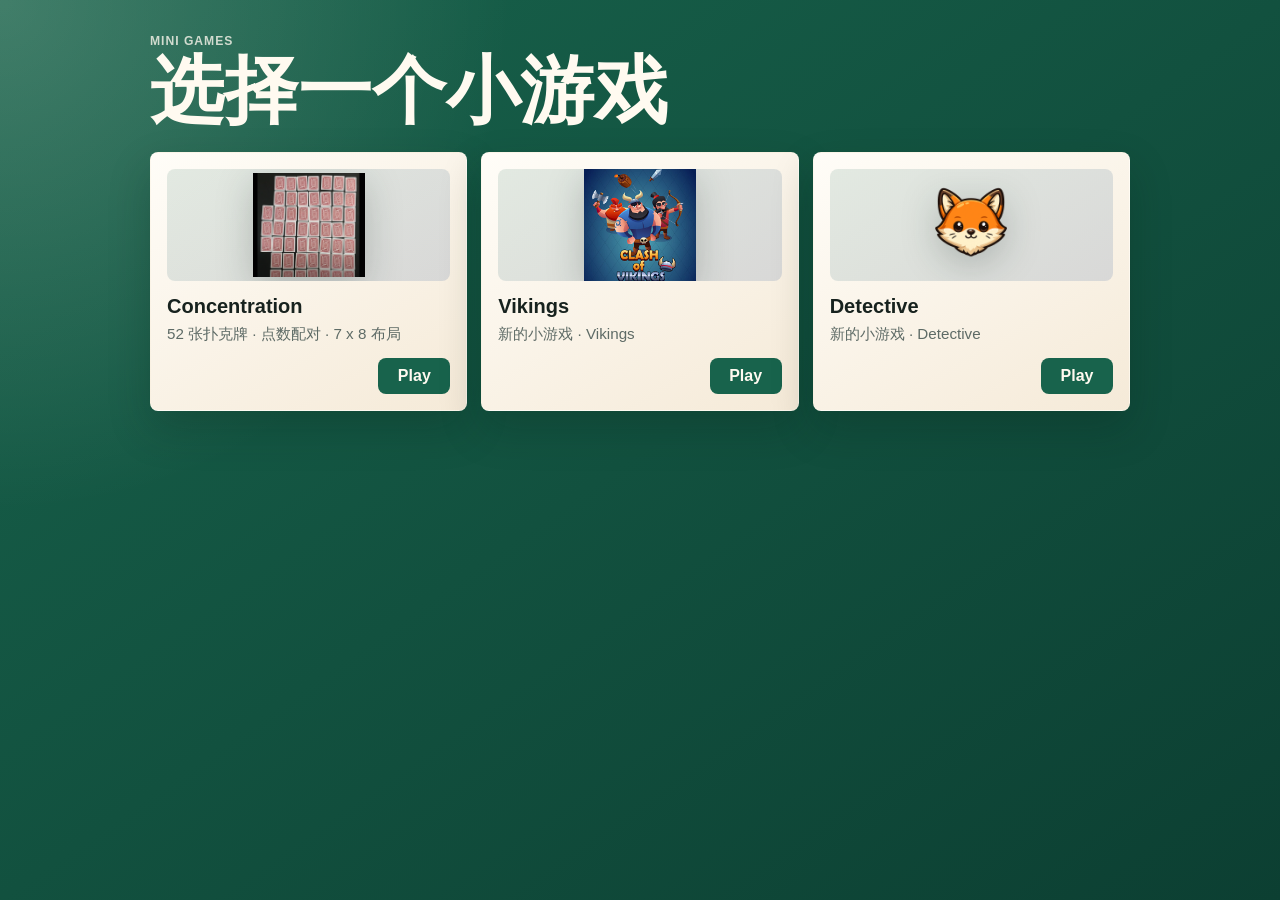
<file: index.html>
<!doctype html>
<html lang="zh-CN">
  <head>
    <meta charset="utf-8">
    <meta name="viewport" content="width=device-width, initial-scale=1">
    <title>Mini Game Arcade</title>
    <link rel="stylesheet" href="styles.css">
  </head>
  <body>
    <main class="arcade-shell">
      <header class="hero" aria-label="Mini game selection">
        <p class="eyebrow">Mini Games</p>
        <h1>&#36873;&#25321;&#19968;&#20010;&#23567;&#28216;&#25103;</h1>
      </header>

      <section class="game-grid" aria-label="Available games">
        <a class="game-card concentration-card" href="games/concentration/index.html">
          <span class="game-icon-preview" aria-hidden="true">
            <img src="games/concentration/icon.png" alt="">
          </span>
          <span class="game-copy">
            <span class="game-title">Concentration</span>
            <span class="game-meta">52 &#24352;&#25169;&#20811;&#29260; &middot; &#28857;&#25968;&#37197;&#23545; &middot; 7 x 8 &#24067;&#23616;</span>
          </span>
          <span class="play-label">Play</span>
        </a>

        <a class="game-card vikings-card" href="games/vikings/index.html">
          <span class="game-icon-preview" aria-hidden="true">
            <img src="games/vikings/icon.png" alt="">
          </span>
          <span class="game-copy">
            <span class="game-title">Vikings</span>
            <span class="game-meta">&#26032;&#30340;&#23567;&#28216;&#25103; &middot; Vikings</span>
          </span>
          <span class="play-label">Play</span>
        </a>

        <a class="game-card detective-card" href="games/detective/index.html">
          <span class="game-icon-preview" aria-hidden="true">
            <img src="games/detective/icon.png" alt="">
          </span>
          <span class="game-copy">
            <span class="game-title">Detective</span>
            <span class="game-meta">&#26032;&#30340;&#23567;&#28216;&#25103; &middot; Detective</span>
          </span>
          <span class="play-label">Play</span>
        </a>
      </section>
    </main>
  </body>
</html>
</file>
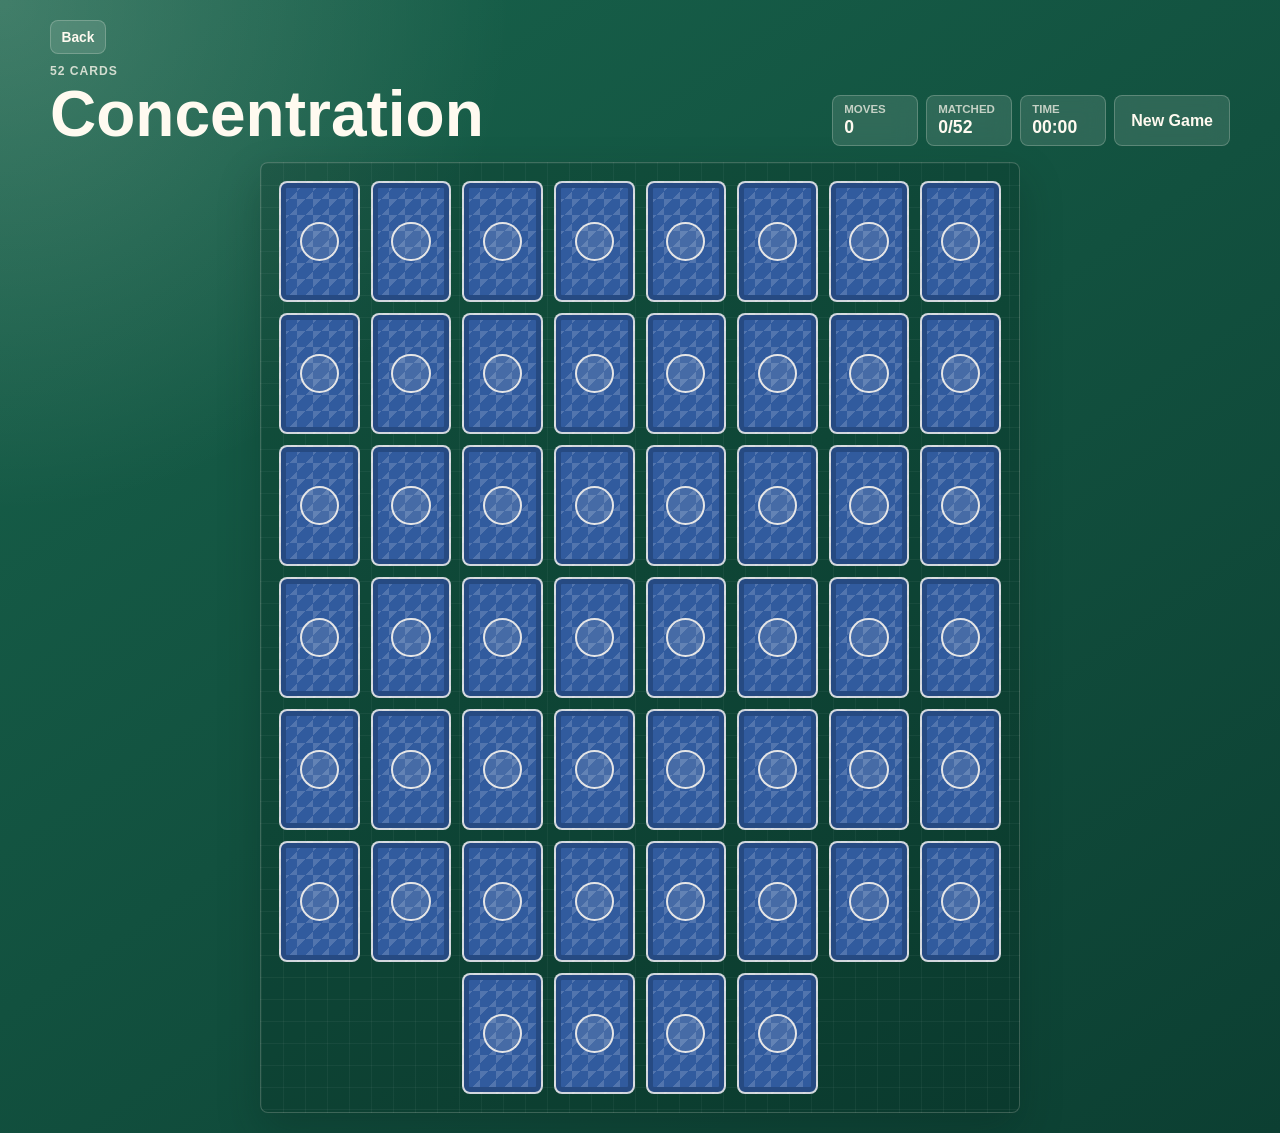
<file: games/concentration/index.html>
<!doctype html>
<html lang="zh-CN">
  <head>
    <meta charset="utf-8">
    <meta name="viewport" content="width=device-width, initial-scale=1">
    <title>Concentration</title>
    <link rel="stylesheet" href="styles.css">
  </head>
  <body>
    <main class="game-shell">
      <header class="topbar" aria-label="Game status">
        <div>
          <a class="back-link" href="../../index.html" aria-label="Back to game selection">Back</a>
          <p class="eyebrow">52 Cards</p>
          <h1>Concentration</h1>
        </div>
        <div class="stats" aria-live="polite">
          <div class="stat">
            <span class="stat-label">Moves</span>
            <strong id="moves">0</strong>
          </div>
          <div class="stat">
            <span class="stat-label">Matched</span>
            <strong id="matched">0/52</strong>
          </div>
          <div class="stat">
            <span class="stat-label">Time</span>
            <strong id="timer">00:00</strong>
          </div>
          <button class="reset-button" id="resetButton" type="button" aria-label="Start a new game">
            New Game
          </button>
        </div>
      </header>

      <section class="board-wrap" aria-label="Concentration card board">
        <div class="board" id="board"></div>
      </section>

      <dialog class="win-dialog" id="winDialog" aria-labelledby="winTitle">
        <div class="dialog-content">
          <p class="eyebrow">Victory</p>
          <h2 id="winTitle">All cards matched</h2>
          <p id="winSummary"></p>
          <button class="reset-button" id="dialogResetButton" type="button">Play Again</button>
        </div>
      </dialog>
    </main>

    <script src="script.js"></script>
  </body>
</html>
</file>
<file: styles.css>
:root {
  color-scheme: light;
  --felt: #18634c;
  --felt-deep: #0c3f32;
  --ink: #17221e;
  --muted: #5e6b66;
  --paper: #fffaf0;
  --paper-soft: #f5ead8;
  --line: rgba(23, 34, 30, 0.16);
  --shadow: 0 18px 42px rgba(9, 32, 26, 0.24);
  --radius: 8px;
}

* {
  box-sizing: border-box;
}

body {
  min-height: 100vh;
  margin: 0;
  color: var(--ink);
  font-family: "Segoe UI", Arial, sans-serif;
  background:
    radial-gradient(circle at top left, rgba(255, 250, 240, 0.18), transparent 32rem),
    linear-gradient(145deg, var(--felt), var(--felt-deep));
}

.arcade-shell {
  width: min(980px, calc(100vw - 28px));
  min-height: 100vh;
  margin: 0 auto;
  padding: 34px 0;
  display: grid;
  align-content: start;
  gap: 24px;
}

.hero {
  color: var(--paper);
}

.eyebrow {
  margin: 0 0 6px;
  color: rgba(255, 250, 240, 0.78);
  font-size: 0.76rem;
  font-weight: 800;
  letter-spacing: 0.08em;
  text-transform: uppercase;
}

h1 {
  margin: 0;
  font-size: clamp(2.1rem, 6vw, 4.6rem);
  line-height: 1;
  letter-spacing: 0;
}

.game-grid {
  display: grid;
  grid-template-columns: repeat(auto-fit, minmax(260px, 1fr));
  gap: 14px;
}

.game-card {
  min-height: 178px;
  padding: 16px;
  display: grid;
  grid-template-rows: 1fr auto;
  gap: 14px;
  color: var(--ink);
  text-decoration: none;
  border: 1px solid rgba(255, 250, 240, 0.3);
  border-radius: var(--radius);
  background: linear-gradient(150deg, #fffdf8, var(--paper-soft));
  box-shadow: var(--shadow);
  transition: transform 160ms ease, box-shadow 160ms ease;
}

.game-card:hover,
.game-card:focus-visible {
  transform: translateY(-2px);
  box-shadow: 0 24px 54px rgba(9, 32, 26, 0.32);
  outline: none;
}

.game-icon-preview {
  min-height: 86px;
  display: grid;
  place-items: center;
  overflow: hidden;
  border-radius: var(--radius);
  background: linear-gradient(145deg, rgba(24, 99, 76, 0.12), rgba(49, 91, 158, 0.16));
}

.game-icon-preview img {
  width: min(112px, 46%);
  aspect-ratio: 1;
  object-fit: contain;
  filter: drop-shadow(0 10px 18px rgba(9, 32, 26, 0.22));
}

.game-copy {
  display: grid;
  gap: 6px;
}

.game-title {
  font-size: 1.25rem;
  font-weight: 900;
}

.game-meta {
  color: var(--muted);
  font-size: 0.95rem;
  line-height: 1.35;
}

.play-label {
  justify-self: end;
  align-self: end;
  min-width: 72px;
  padding: 9px 13px;
  text-align: center;
  color: var(--paper);
  font-weight: 900;
  border-radius: var(--radius);
  background: var(--felt);
}

@media (max-width: 620px) {
  .arcade-shell {
    width: min(100vw - 16px, 520px);
    padding: 18px 0;
    gap: 18px;
  }

  .game-card {
    min-height: 166px;
  }
}
</file>
<file: games/concentration/styles.css>
:root {
  color-scheme: light;
  --felt: #18634c;
  --felt-deep: #0c3f32;
  --ink: #17221e;
  --muted: #5e6b66;
  --paper: #fffaf0;
  --paper-soft: #f5ead8;
  --red: #c9253c;
  --black: #202724;
  --line: rgba(23, 34, 30, 0.16);
  --shadow: 0 18px 42px rgba(9, 32, 26, 0.26);
  --radius: 8px;
}

* {
  box-sizing: border-box;
}

body {
  min-height: 100vh;
  margin: 0;
  color: var(--ink);
  font-family: "Segoe UI", Arial, sans-serif;
  background:
    radial-gradient(circle at top left, rgba(255, 250, 240, 0.18), transparent 32rem),
    linear-gradient(145deg, var(--felt), var(--felt-deep));
}

button {
  font: inherit;
}

.game-shell {
  width: min(1180px, calc(100vw - 28px));
  min-height: 100vh;
  margin: 0 auto;
  padding: 20px 0;
  display: grid;
  grid-template-rows: auto 1fr;
  gap: 16px;
}

.topbar {
  display: flex;
  align-items: end;
  justify-content: space-between;
  gap: 18px;
  color: var(--paper);
}

.back-link {
  width: fit-content;
  min-height: 34px;
  margin: 0 0 10px;
  padding: 7px 11px;
  display: inline-grid;
  place-items: center;
  color: var(--paper);
  text-decoration: none;
  font-size: 0.86rem;
  font-weight: 900;
  border: 1px solid rgba(255, 250, 240, 0.22);
  border-radius: var(--radius);
  background: rgba(255, 250, 240, 0.12);
  backdrop-filter: blur(10px);
  transition: transform 160ms ease, background 160ms ease;
}

.back-link:hover,
.back-link:focus-visible {
  background: rgba(255, 250, 240, 0.22);
  transform: translateY(-1px);
}

.eyebrow {
  margin: 0 0 4px;
  color: rgba(255, 250, 240, 0.78);
  font-size: 0.76rem;
  font-weight: 800;
  letter-spacing: 0.08em;
  text-transform: uppercase;
}

h1,
h2 {
  margin: 0;
  line-height: 1;
  letter-spacing: 0;
}

h1 {
  font-size: clamp(2rem, 5vw, 4.2rem);
}

.stats {
  display: flex;
  align-items: stretch;
  justify-content: flex-end;
  gap: 8px;
  flex-wrap: wrap;
}

.stat,
.reset-button {
  min-height: 48px;
  border: 1px solid rgba(255, 250, 240, 0.22);
  border-radius: var(--radius);
  background: rgba(255, 250, 240, 0.12);
  color: var(--paper);
  backdrop-filter: blur(10px);
}

.stat {
  min-width: 86px;
  padding: 7px 11px;
  display: grid;
  align-content: center;
  gap: 2px;
}

.stat-label {
  color: rgba(255, 250, 240, 0.72);
  font-size: 0.72rem;
  font-weight: 800;
  text-transform: uppercase;
}

.stat strong {
  font-size: 1.1rem;
}

.reset-button {
  padding: 0 16px;
  font-weight: 800;
  cursor: pointer;
  transition: transform 160ms ease, background 160ms ease;
}

.reset-button:hover,
.reset-button:focus-visible {
  background: rgba(255, 250, 240, 0.22);
  transform: translateY(-1px);
}

.board-wrap {
  min-height: 0;
  display: grid;
  place-items: center;
}

.board {
  width: min(100%, 760px);
  display: grid;
  grid-template-columns: repeat(8, minmax(0, 1fr));
  gap: clamp(5px, 1vw, 11px);
  padding: clamp(8px, 1.4vw, 18px);
  border: 1px solid rgba(255, 250, 240, 0.2);
  border-radius: var(--radius);
  background:
    linear-gradient(90deg, rgba(255, 255, 255, 0.045) 1px, transparent 1px),
    linear-gradient(rgba(255, 255, 255, 0.045) 1px, transparent 1px),
    rgba(3, 22, 17, 0.18);
  background-size: 22px 22px;
  box-shadow: var(--shadow);
}

.slot {
  aspect-ratio: 6 / 9;
  min-width: 0;
  min-height: 0;
}

.slot.empty {
  pointer-events: none;
}

.card {
  position: relative;
  width: 100%;
  height: 100%;
  padding: 0;
  border: 0;
  border-radius: var(--radius);
  background: transparent;
  cursor: pointer;
  perspective: 900px;
}

.card:focus-visible {
  outline: 3px solid #ffd76b;
  outline-offset: 3px;
}

.card-inner {
  position: absolute;
  inset: 0;
  border-radius: var(--radius);
  transform-style: preserve-3d;
  transition: transform 260ms ease;
}

.card.is-flipped .card-inner,
.card.is-matched .card-inner {
  transform: rotateY(180deg);
}

.card-face {
  position: absolute;
  inset: 0;
  display: grid;
  backface-visibility: hidden;
  border-radius: var(--radius);
  overflow: hidden;
}

.card-back {
  place-items: center;
  border: 2px solid rgba(255, 250, 240, 0.78);
  background:
    linear-gradient(135deg, rgba(255, 255, 255, 0.16) 25%, transparent 25%) 0 0 / 16px 16px,
    linear-gradient(315deg, rgba(255, 255, 255, 0.16) 25%, transparent 25%) 0 0 / 16px 16px,
    #315b9e;
  box-shadow: inset 0 0 0 5px #264a82;
}

.card-back::after {
  width: 46%;
  aspect-ratio: 1;
  content: "";
  border: 2px solid rgba(255, 250, 240, 0.86);
  border-radius: 50%;
  background: rgba(255, 250, 240, 0.1);
}

.card-front {
  grid-template-rows: auto 1fr auto;
  padding: clamp(5px, 0.9vw, 11px);
  border: 1px solid var(--line);
  background: linear-gradient(150deg, #fffdf8, var(--paper-soft));
  box-shadow: inset 0 0 0 2px rgba(255, 255, 255, 0.52);
  transform: rotateY(180deg);
}

.corner {
  display: grid;
  justify-items: center;
  width: min-content;
  min-width: 1.25rem;
  color: var(--black);
  font-weight: 900;
  line-height: 0.92;
}

.corner.bottom {
  justify-self: end;
  align-self: end;
  transform: rotate(180deg);
}

.rank {
  font-size: clamp(0.78rem, 2vw, 1.18rem);
}

.suit-small {
  font-size: clamp(0.76rem, 1.8vw, 1.08rem);
}

.suit-center {
  place-self: center;
  color: var(--black);
  font-size: clamp(1.35rem, 4.5vw, 3rem);
  line-height: 1;
}

.card.red .corner,
.card.red .suit-center {
  color: var(--red);
}

.card.is-matched {
  cursor: default;
}

.card.is-matched .card-front {
  background: linear-gradient(150deg, #fff8dc, #e8f3dc);
  box-shadow: inset 0 0 0 3px rgba(81, 136, 71, 0.28);
}

.win-dialog {
  width: min(390px, calc(100vw - 36px));
  border: 0;
  border-radius: var(--radius);
  padding: 0;
  color: var(--ink);
  background: var(--paper);
  box-shadow: var(--shadow);
}

.win-dialog::backdrop {
  background: rgba(5, 18, 14, 0.62);
}

.dialog-content {
  padding: 24px;
  display: grid;
  gap: 14px;
}

.dialog-content .eyebrow {
  color: var(--muted);
}

.dialog-content p:not(.eyebrow) {
  margin: 0;
  color: var(--muted);
}

.dialog-content .reset-button {
  color: var(--paper);
  background: var(--felt);
}

@media (max-width: 760px) {
  .game-shell {
    width: min(100vw - 14px, 620px);
    padding: 10px 0;
    gap: 10px;
  }

  .topbar {
    align-items: stretch;
    flex-direction: column;
  }

  .stats {
    justify-content: stretch;
    display: grid;
    grid-template-columns: repeat(2, minmax(0, 1fr));
  }

  .reset-button {
    min-width: 0;
  }

  .board {
    gap: 4px;
    padding: 6px;
  }

  .card-front {
    padding: 4px;
  }

  .rank {
    font-size: 0.72rem;
  }

  .suit-small {
    font-size: 0.68rem;
  }

  .suit-center {
    font-size: 1.28rem;
  }
}
</file>
